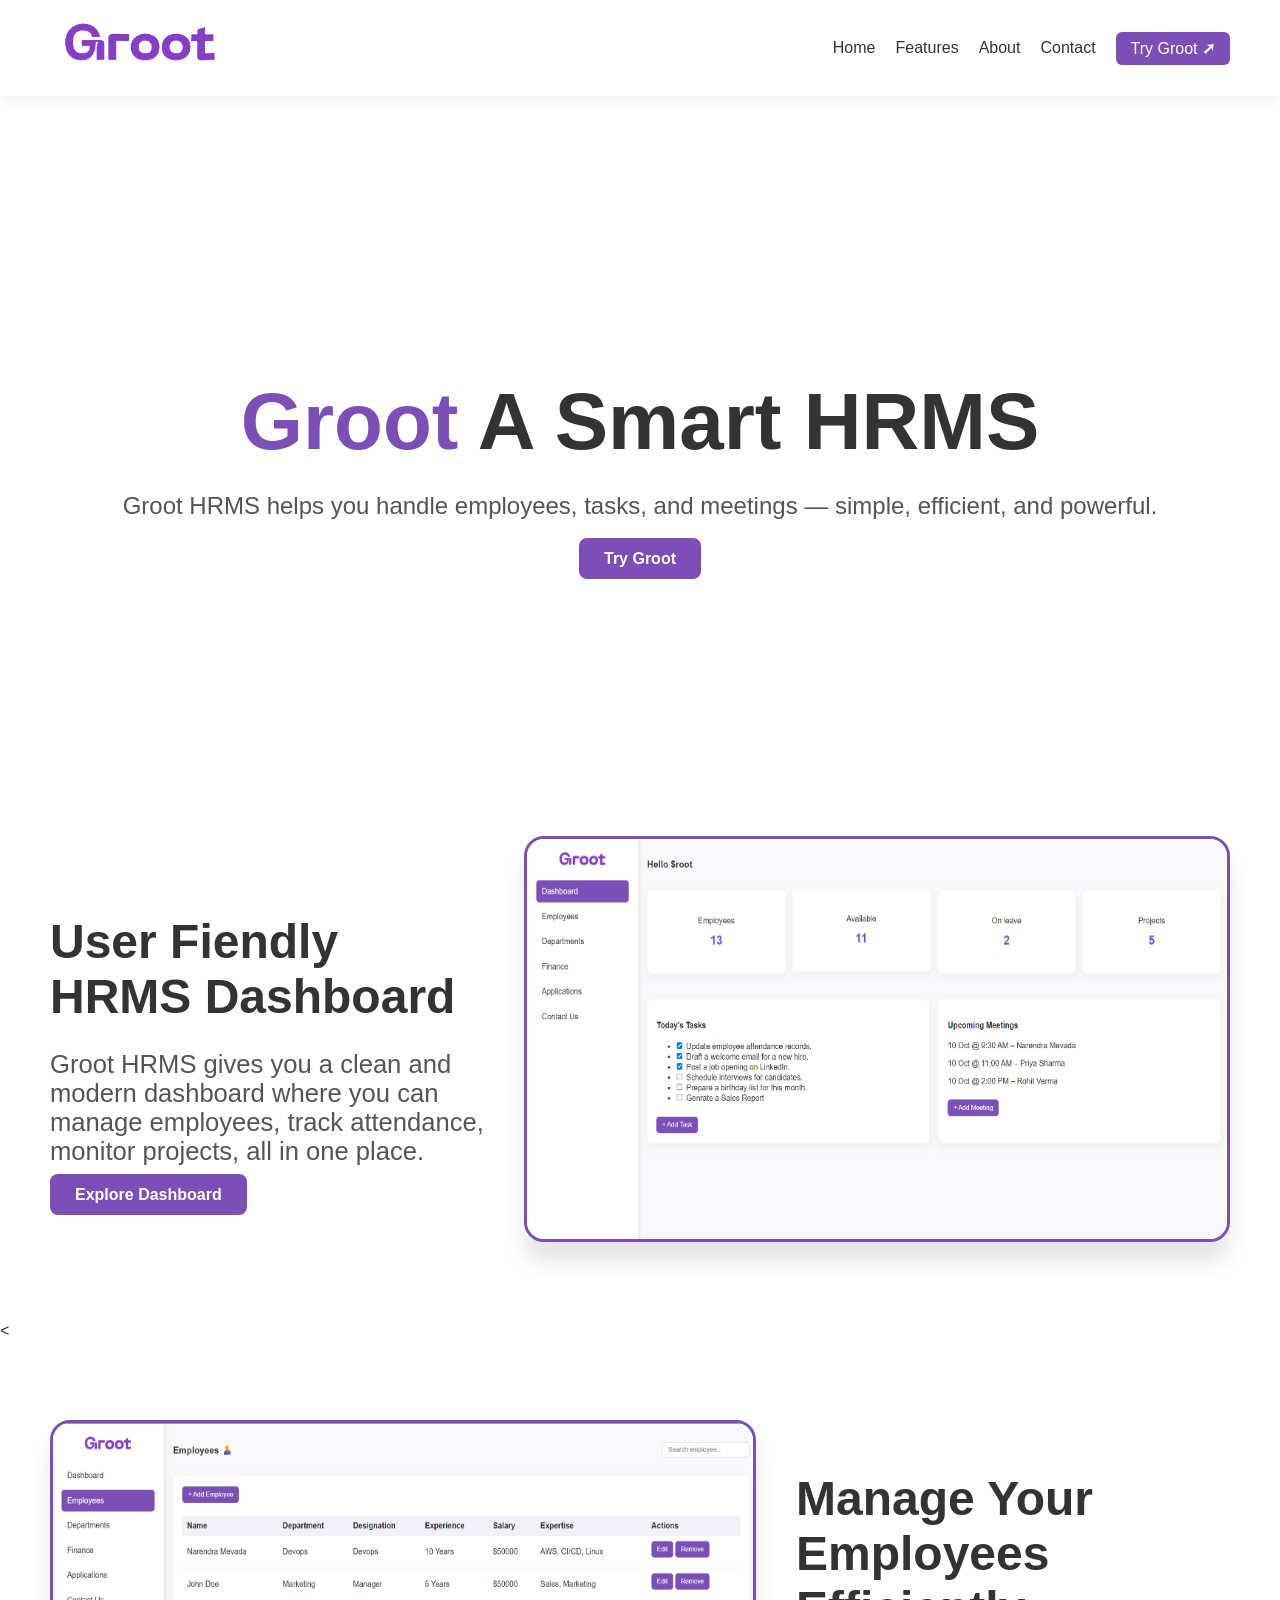
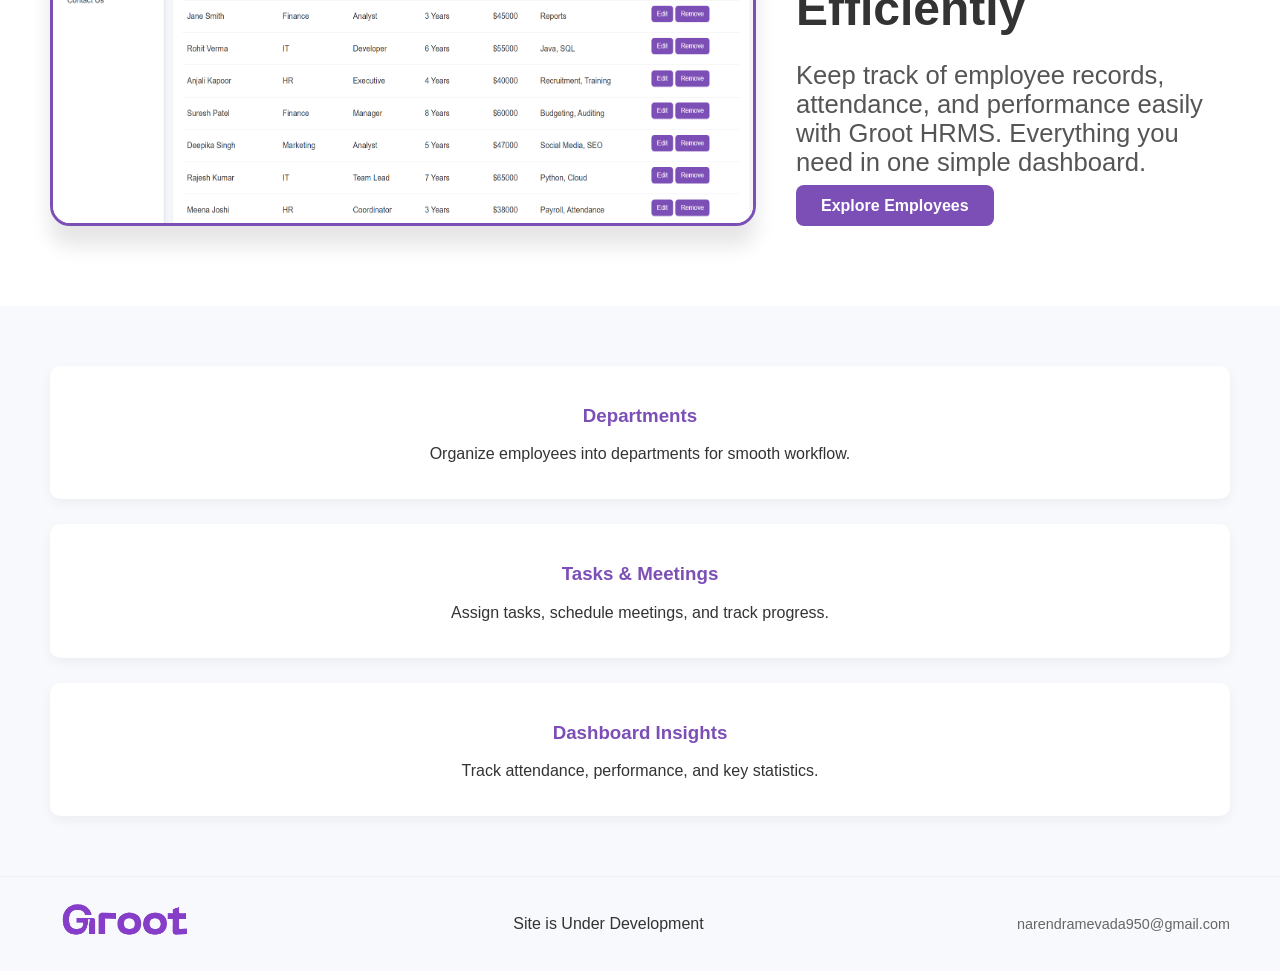
<file: index.html>
<!DOCTYPE html>
<html lang="en">
<head>
  <meta charset="UTF-8">
  <meta name="viewport" content="width=device-width, initial-scale=1.0">
  <title>Groot – HRMS</title>
  <link rel="stylesheet" href="landing.css">
</head>
<body>
  <!-- Header -->
  <header class="navbar">
    <div class="logo"><a href="index.html" style="text-decoration: none; color: inherit;"><img src="logo.png" alt="Groot"></a></div>
    <nav>
      <ul>
        <li><a href="index.html">Home</a></li>
        <li><a href="#dashboard-preview">Features</a></li>
        <li><a href="#">About</a></li>
        <li><a href="#">Contact</a></li>
        <li><a href="dashboard.html" class="try-btn">Try Groot <b>➚</b></a></li>
      </ul>
    </nav>
  </header>

  <!-- Hero Section -->
  <section class="hero">
    <h1><span class="highlight">Groot</span> A Smart HRMS</h1>
    <p>Groot HRMS helps you handle employees, tasks, and meetings — simple, efficient, and powerful.</p>
    <a href="dashboard.html" class="cta-btn">Try Groot</a>
  </section>
<!-- Dashboard Preview Section -->
  <section class="dashboard-preview" id="dashboard-preview" >
    <div class="preview-text" >
      <h2 >User Fiendly HRMS Dashboard</h2>
      <p>
        Groot HRMS gives you a clean and modern dashboard where you can 
        manage employees, track attendance, monitor projects, all in one place.
      </p>
      <a href="dashboard.html" class="cta-btn">Explore Dashboard</a>
    </div>

    <aside class="preview-image" >
      <img src="dash.png" alt="Groot Dashboard" >
    </aside>
  </section>

<<section class="employee-preview">
  <div class="preview-image">
    <img src="employee.png" alt="Employee Section">
  </div>

  <div class="preview-text">
    <h2>Manage Your Employees Efficiently</h2>
    <p>
      Keep track of employee records, attendance, and performance easily 
      with Groot HRMS. Everything you need in one simple dashboard.
    </p>
    <a href="employee.html" class="cta-btn">Explore Employees</a>
  </div>
</section>


  
  <!-- Features Section -->
  <section class="features" id ="features">
    
    <div class="feature">
      <h3>Departments</h3>
      <p>Organize employees into departments for smooth workflow.</p>
    </div>
    <div class="feature">
      <h3>Tasks & Meetings</h3>
      <p>Assign tasks, schedule meetings, and track progress.</p>
    </div>
    <div class="feature">
      <h3>Dashboard Insights</h3>
      <p>Track attendance, performance, and key statistics.</p>
    </div>
  </section>
  <!-- Footer -->
  <!-- Footer -->
<footer class="site-footer">
  <div class="footer-container">
    <!-- Left: Logo -->
    <div class="footer-logo">
      <img src="logo.png" alt="Groot Logo">
    </div>

    <!-- Middle: Links -->
    <ul class="footer-links">
      Site is Under Development
    </ul>

    <!-- Right: Copyright -->
    <div class="footer-copy">
<a href="mailto:narendramevada950@gmail.com" style="text-decoration: none; color: inherit;">narendramevada950@gmail.com</a>
     </div>
  </div>
</footer>

</body>
</html>
</file>
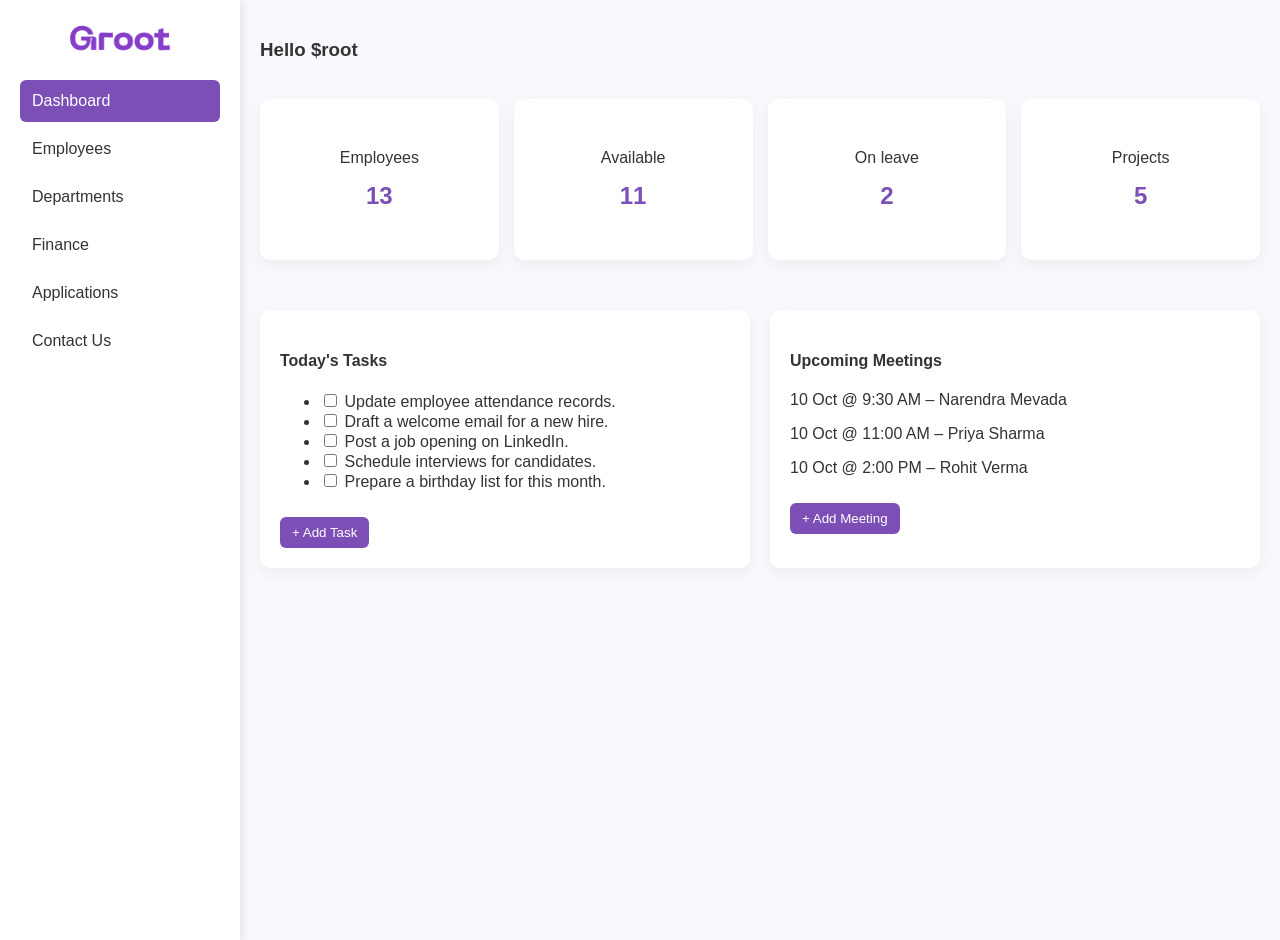
<file: dashboard.html>
<!DOCTYPE html>
<html lang="en">
<head>
  <meta charset="UTF-8">
  <meta name="viewport" content="width=device-width, initial-scale=1.0">
  <title>Groot – HRMS Dashboard</title>
  <link rel="stylesheet" href="style.css">
</head>
<body>
  <div class="dashboard">

    <!-- Sidebar -->
    <aside class="sidebar">
  <div class="logo">
    <a href="index.html" style="text-decoration: none; color: inherit;"><img src="logo.png" alt="Groot"></a>
  </div>
      <ul>
       <a href="dashboard.html"style="text-decoration: none; color: inherit;"> <li class="active">Dashboard</li></a>
      <a href="employee.html" style="text-decoration: none; color: inherit;"><li>Employees</li></a>
        <a href="department.html"style="text-decoration: none; color: inherit;"><li>Departments</li></a>
        <a href="finance.html"style="text-decoration: none; color: inherit;"><li>Finance</li></a>
       <a href="applications.html"style="text-decoration: none; color: inherit;"> <li>Applications</li></a>
        <a href="contact.html"style="text-decoration: none; color: inherit;"> <li>Contact Us</li></a>
      </ul>
    </aside>

    <!-- Main -->
    <main class="main">
      <!-- Topbar -->
      <header class="topbar">
        <h3>Hello $root </h3>
       
      </header>

      <!-- Stats -->
      <section class="cards">
        <div class="card">Employees <span>13</span></div>
        <div class="card">Available <span>11</span></div>
        <div class="card">On leave <span>2</span></div>
        <div class="card">Projects <span>5</span></div>
      </section>

      <!-- Content -->
      <section class="content">
        <div class="box task-box">
          <h4>Today's Tasks</h4>
          <ul>
<li>
<label><input type="checkbox"> <span>Update employee attendance records.</span></label>
<br>
</li>
<li>
<label><input type="checkbox"> <span>Draft a welcome email for a new hire.</span></label>
<br></li>
<li><label><input type="checkbox"> <span>Post a job opening on LinkedIn.</span></label>
<br></li>
<label><li><input type="checkbox"> <span>Schedule interviews for candidates.</span></label>
<br></li><li>
<label><input type="checkbox"> <span>Prepare a birthday list for this month.</span></label>
</li>
          </ul>
          <button class="add-btn">+ Add Task</button>
        </div>

        <div class="box meeting-box">
          <h4>Upcoming Meetings</h4>
<p>10 Oct @ 9:30 AM – Narendra Mevada</p>
<p>10 Oct @ 11:00 AM – Priya Sharma
</p>
<p>10 Oct @ 2:00 PM – Rohit Verma
</p>







          <button class="add-btn">+ Add Meeting</button>
        </div>
      </section>
    </main>
  </div>

  <script src="dasbord.js"></script>
</body>
</html>
</file>
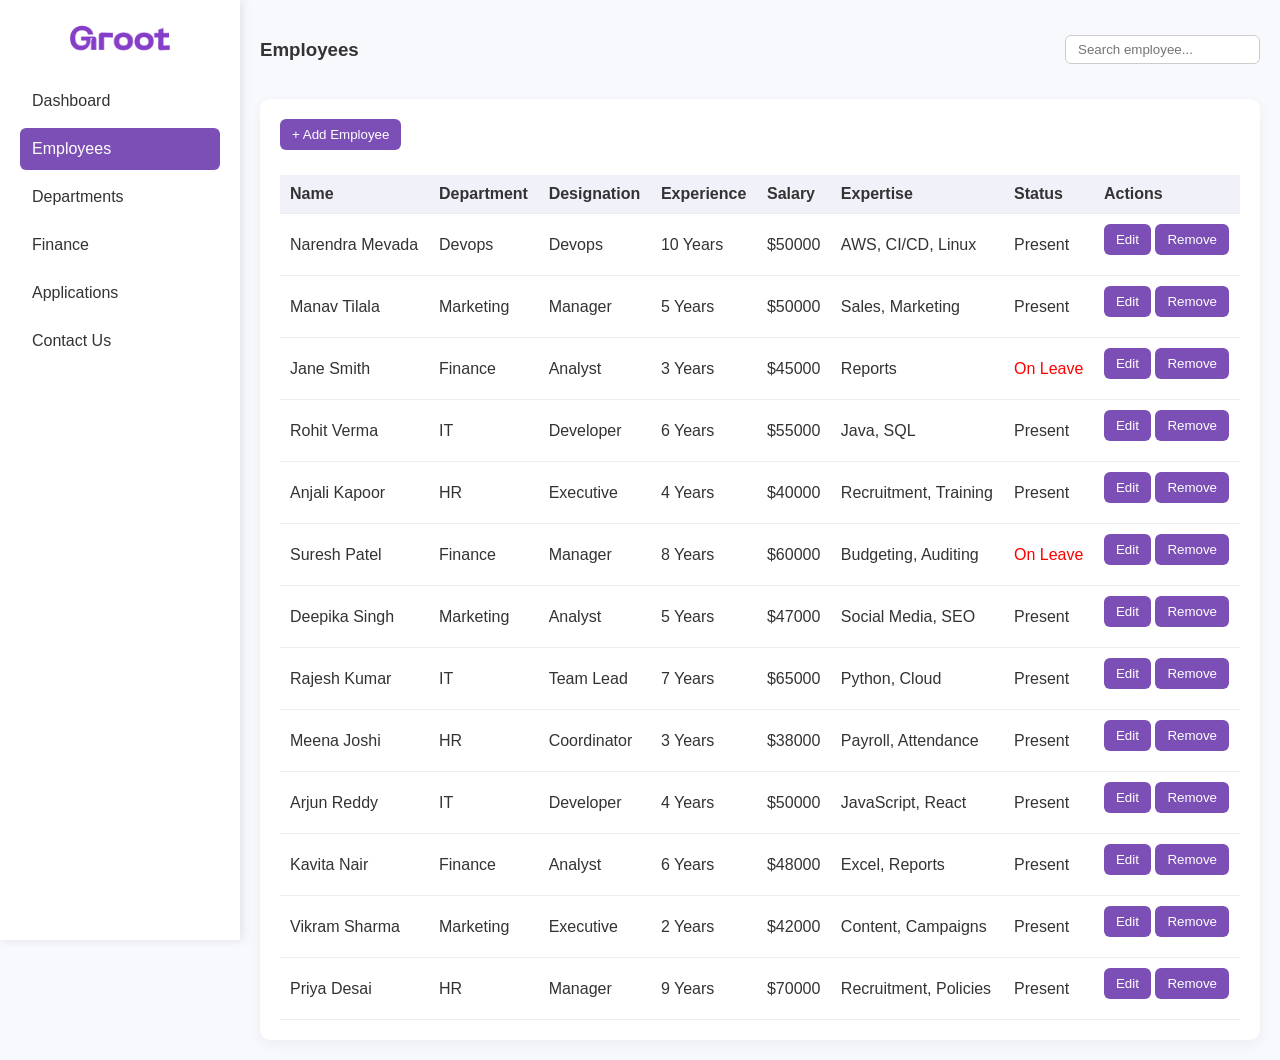
<file: employee.html>
<!DOCTYPE html>
<html lang="en">
<head>
  <meta charset="UTF-8">
  <meta name="viewport" content="width=device-width, initial-scale=1.0">
  <title>Groot – Employees</title>
  <link rel="stylesheet" href="employee.css">
</head>
<body>
  <div class="dashboard">

    <!-- Sidebar -->
    <aside class="sidebar">
  <div class="logo">
    <a href="index.html" style="text-decoration: none; color: inherit;"><img src="logo.png" alt="Groot"></a>
  </div>
            <ul>
       <a href="dashboard.html"style="text-decoration: none; color: inherit;"> <li >Dashboard</li></a>
      <a href="employee.html" style="text-decoration: none; color: inherit;"><li class="active">Employees</li></a>
        <a href="department.html"style="text-decoration: none; color: inherit;"><li>Departments</li></a>
        <a href="finance.html"style="text-decoration: none; color: inherit;"><li>Finance</li></a>
       <a href="applications.html"style="text-decoration: none; color: inherit;"> <li>Applications</li></a>
        <a href="contact.html"style="text-decoration: none; color: inherit;"> <li>Contact Us</li></a>
      </ul>
    </aside>

    <!-- Main -->
    <main class="main">
      <!-- Topbar -->
      <header class="topbar">
        <h3>Employees </h3>
        <input type="text" id="search" placeholder="Search employee...">
      </header>

      <!-- Employee Section -->
      <section class="employee-section">
        <button id="addEmployeeBtn" class="add-btn">+ Add Employee</button>
        <table id="employeeTable">
  <thead>
    <tr>
      <th>Name</th>
      <th>Department</th>
      <th>Designation</th>
      <th>Experience</th>
      <th>Salary</th>
      <th>Expertise</th>
      <th>Status</th>
      <th>Actions</th>
    </tr>
  </thead>
  <tbody>
    <tr>
      <td>Narendra Mevada</td>
      <td>Devops</td>
      <td>Devops</td>
      <td>10 Years</td>
      <td>$50000</td>
      <td>AWS, CI/CD, Linux</td>
      <td>Present</td>
      <td>
        <button class="edit">Edit</button>
        <button class="remove">Remove</button>
      </td>
    </tr>
    <tr>
      <td>Manav Tilala</td>
      <td>Marketing</td>
      <td>Manager</td>
      <td>5 Years</td>
      <td>$50000</td>
      <td>Sales, Marketing</td>
            <td>Present</td>

      <td>
        <button class="edit">Edit</button>
        <button class="remove">Remove</button>
      </td>
    </tr>
    <tr>
      <td>Jane Smith</td>
      <td>Finance</td>
      <td>Analyst</td>
      <td>3 Years</td>
      <td>$45000</td>
      <td>Reports</td>
            <td style="color: red;">On Leave</td>

      <td>
        <button class="edit">Edit</button>
        <button class="remove">Remove</button>
      </td>
    </tr>
    <tr>
  <td>Rohit Verma</td>
  <td>IT</td>
  <td>Developer</td>
  <td>6 Years</td>
  <td>$55000</td>
  <td>Java, SQL</td>
        <td>Present</td>

  <td>
    <button class="edit">Edit</button>
    <button class="remove">Remove</button>
  </td>
</tr>
<tr>
  <td>Anjali Kapoor</td>
  <td>HR</td>
  <td>Executive</td>
  <td>4 Years</td>
  <td>$40000</td>
  <td>Recruitment, Training</td>
        <td>Present</td>

  <td>
    <button class="edit">Edit</button>
    <button class="remove">Remove</button>
  </td>
</tr>
<tr>
  <td>Suresh Patel</td>
  <td>Finance</td>
  <td>Manager</td>
  <td>8 Years</td>
  <td>$60000</td>
  <td>Budgeting, Auditing</td>
            <td style="color: red;">On Leave</td>

  <td>
    <button class="edit">Edit</button>
    <button class="remove">Remove</button>
  </td>
</tr>
<tr>
  <td>Deepika Singh</td>
  <td>Marketing</td>
  <td>Analyst</td>
  <td>5 Years</td>
  <td>$47000</td>
  <td>Social Media, SEO</td>
        <td>Present</td>

  <td>
    <button class="edit">Edit</button>
    <button class="remove">Remove</button>
  </td>
</tr>
<tr>
  <td>Rajesh Kumar</td>
  <td>IT</td>
  <td>Team Lead</td>
  <td>7 Years</td>
  <td>$65000</td>
  <td>Python, Cloud</td>
        <td>Present</td>

  <td>
    <button class="edit">Edit</button>
    <button class="remove">Remove</button>
  </td>
</tr>
<tr>
  <td>Meena Joshi</td>
  <td>HR</td>
  <td>Coordinator</td>
  <td>3 Years</td>
  <td>$38000</td>
  <td>Payroll, Attendance</td>
        <td>Present</td>

  <td>
    <button class="edit">Edit</button>
    <button class="remove">Remove</button>
  </td>
</tr>
<tr>
  <td>Arjun Reddy</td>
  <td>IT</td>
  <td>Developer</td>
  <td>4 Years</td>
  <td>$50000</td>
  <td>JavaScript, React</td>
        <td>Present</td>

  <td>
    <button class="edit">Edit</button>
    <button class="remove">Remove</button>
  </td>
</tr>
<tr>
  <td>Kavita Nair</td>
  <td>Finance</td>
  <td>Analyst</td>
  <td>6 Years</td>
  <td>$48000</td>
  <td>Excel, Reports</td>
        <td>Present</td>

  <td>
    <button class="edit">Edit</button>
    <button class="remove">Remove</button>
  </td>
</tr>
<tr>
  <td>Vikram Sharma</td>
  <td>Marketing</td>
  <td>Executive</td>
  <td>2 Years</td>
  <td>$42000</td>
  <td>Content, Campaigns</td>
        <td>Present</td>

  <td>
    <button class="edit">Edit</button>
    <button class="remove">Remove</button>
  </td>
</tr>
<tr>
  <td>Priya Desai</td>
  <td>HR</td>
  <td>Manager</td>
  <td>9 Years</td>
  <td>$70000</td>
  <td>Recruitment, Policies</td>
        <td>Present</td>

  <td>
    <button class="edit">Edit</button>
    <button class="remove">Remove</button>
  </td>
</tr>

  </tbody>


        </table>
      </section>
    </main>
  </div>

  <script src="employee.js"></script>
</body>
</html>
</file>
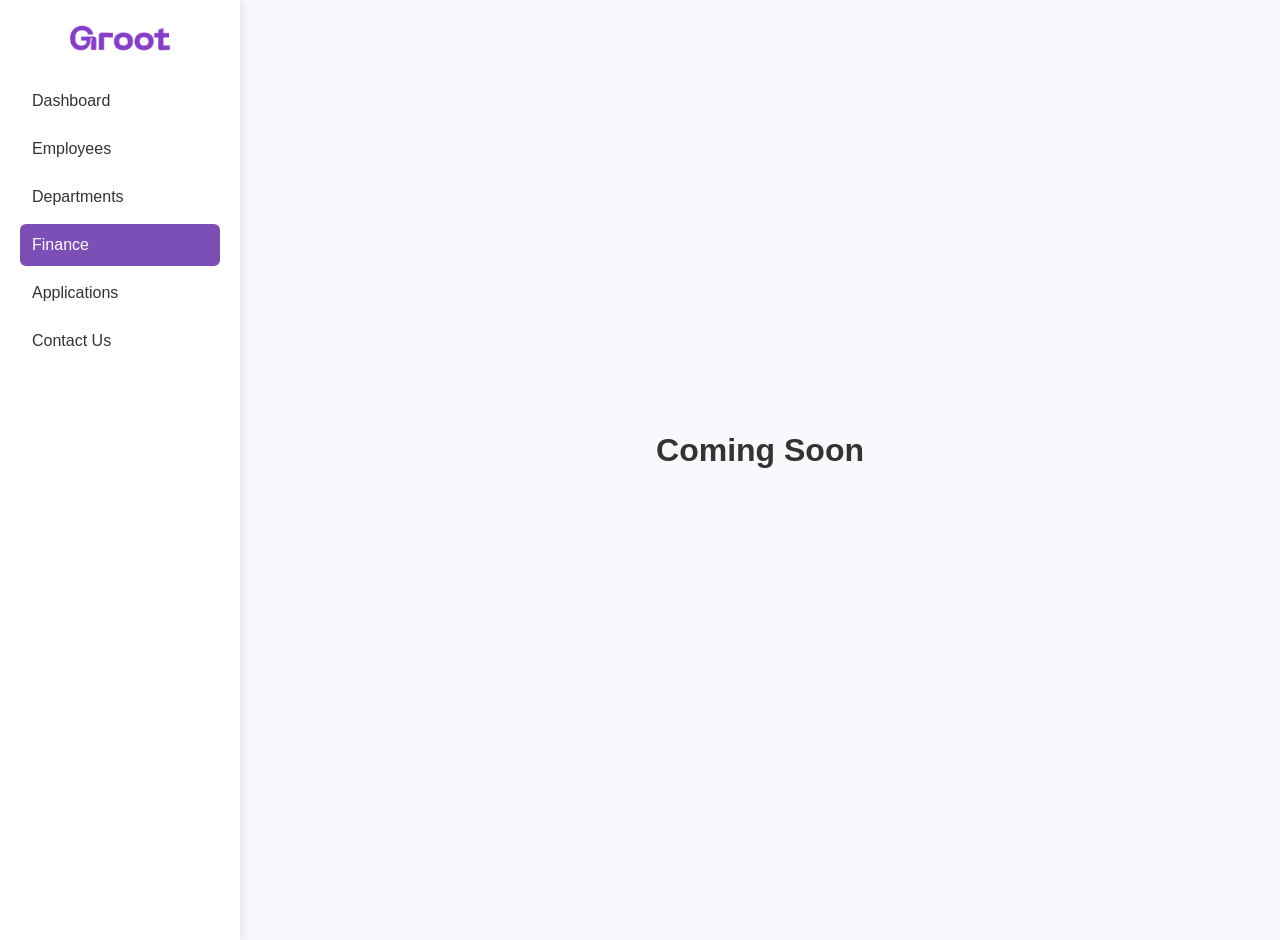
<file: finance.html>
<!DOCTYPE html>
<html lang="en">
<head>
  <meta charset="UTF-8">
  <meta name="viewport" content="width=device-width, initial-scale=1.0">
  <title>Groot – Employees</title>
  <link rel="stylesheet" href="department.css">

</html>
</head>
<body>
  <div class="dashboard">
    <!-- Sidebar -->
    <aside class="sidebar">
  <div class="logo">
    <a href="index.html" style="text-decoration: none; color: inherit;"><img src="logo.png" alt="Groot"></a>
  </div>
            <ul>
       <a href="dashboard.html"style="text-decoration: none; color: inherit;"> <li >Dashboard</li></a>
      <a href="employee.html" style="text-decoration: none; color: inherit;"><li>Employees</li></a>
        <a href="department.html"style="text-decoration: none; color: inherit;"><li>Departments</li></a>
        <a href="finance.html"style="text-decoration: none; color: inherit;"><li class="active"s>Finance</li></a>
       <a href="applications.html"style="text-decoration: none; color: inherit;"> <li>Applications</li></a>
       <a href="contact.html"style="text-decoration: none; color: inherit;"> <li>Contact Us</li></a>
      </ul>
    </aside>

    <!-- Coming Soon -->
    <div class="coming-soon-container">
      <h1 class="coming-soon">Coming Soon</h1>
    </div>
  </div>
<!-- ...existing code... -->

</body>
</html>
</html>
</file>
<file: landing.css>
/* General */
body {
  margin: 0;
  font-family: 'Segoe UI', Arial, sans-serif;
  background: #fff;
  color: #333;
}

/* Navbar */
.navbar {
  display: flex;
  justify-content: space-between;
  align-items: center;
  padding: 15px 50px;
  background: #fff;
  box-shadow: 0 5px 10px rgba(0,0,0,0.05);
  position: sticky;
  top: 0;
  z-index: 1000;
}

.logo {
  font-size: 1.5em;
  font-weight: bold;
  color: #7c4fb6;
}

.navbar ul {
  list-style: none;
  display: flex;
  gap: 20px;
  margin: 0;
  padding: 0;
}

.navbar ul li a {
  text-decoration: none;
  color: #333;
  font-weight: 500;
  transition: 0.3s;
}

.navbar ul li a:hover {
  color: #542b88;
}

.try-btn {
  background: #7c4fb6;
  color: #fff !important;
  padding: 8px 15px;
  border-radius: 6px;
  transition: 0.3s;
}

.try-btn:hover {
  background: #542b88;
}

/* Hero */
.hero {
  text-align: center;
  padding: 80px 20px;
height: 500px;
width: auto;
  margin: auto;
}

.hero h1 {

  margin-top: 2.5em;
  font-size: 5em;
  margin-bottom: 20px;
}

.hero p {
  font-size: 1.5em;
  color: #555;
  margin-bottom: 30px;
}

.cta-btn {
  background: #7c4fb6;
  color: #fff;
  padding: 12px 25px;
  border-radius: 8px;
  text-decoration: none;
  font-weight: 600;
  transition: 0.3s;
}

.cta-btn:hover {
  background: #542b88;
}
.highlight {
  color: #7c4fb6;
}
/* Features */
.features {
  display: grid;
  /* grid-template-columns: repeat(auto-fit, minmax(220px, 1fr)); */
  gap: 25px;
  padding: 60px 50px;
  background: #f8f9fc;
}
.features h3{
    color:#7c4fb6;
}
.feature {
  background: #fff;
  padding: 20px;
  border-radius: 10px;
  box-shadow: 0 4px 12px rgba(0,0,0,0.05);
  text-align: center;
  transition: 0.3s;
}

.feature:hover {
  transform: translateY(-5px);
}
/* Dashboard Preview Section */
.dashboard-preview {
  display: flex;
  align-items: center;
  justify-content: space-between;
  padding: 80px 50px;
  gap: 40px;
  max-width: 1200px;
  margin: auto;
}

.preview-text {
  flex: 1;
}

.preview-text h2 {
  font-size: 3em;
  margin-bottom: 10px;
  color: #333;
}

.preview-text p {
  font-size: 1.6em;
  color: #555;
  margin-bottom: 20px;
}
.logo img {
  height: 60px;   /* adjust as needed */
  width: auto;    /* keeps aspect ratio */
}


.preview-image {
  flex: 1;
  display: flex;
  justify-content: center;
}
.section-banner {
  position: relative;       /* Needed to position heading */
  width: 80%;               /* Make it wide but not full screen */
  max-width: 1200px;        /* Optional: limit max width */
  margin: 40px auto;        /* Center the section horizontally with spacing */
  border-radius: 50px;      /* Curved borders */
 /* // overflow: hidden;         Make image fit the curve */
}

.section-banner img {
  width: 100%;              /* Image fills the container width */
  height: 100%;     
  border: 1px solid #7c4fb6;  
  box-shadow: 0 2px 20px rgb(49, 47, 47);     /* Set height as desired for section look */
  object-fit: cover;        /* Ensures image covers area without stretching */
  filter: blur(1px);        /* Remove blur if needed */
  display: block;
}

.banner-heading {
  position: absolute;      /* Place it over the image */
  top: 50%;                /* Move it 50% from top */
  left: 50%;               /* Move it 50% from left */
  transform: translate(-50%, -50%); /* Center both horizontally & vertically */
  color: rgb(0, 0, 0);
  font-size: 36px;
  text-align: center;
  text-shadow: 2px 2px 6px rgba(0,0,0,0.7);
}

.preview-image img {
  width: 700px;

  height: 400px;
  border-radius: 20px; /* curved edges */
  box-shadow: 0px 20px 20px rgba(0, 0, 0, 0.1); /* subtle shadow */
  border: 3px solid #7c4fb6; /* light border for card effect */
  transition: 0.3s;
}

.preview-image img:hover {
  transform: translateY(-5px);
  box-shadow: 0 12px 30px rgba(0, 0, 0, 0.15);
}



.employee-preview {
  display: flex;              /* Makes children side by side */
  align-items: center;        /* Vertical alignment */
  justify-content: space-between;
  padding: 80px 50px;
  gap: 40px;                  /* Space between image and text */
  max-width: 1200px;
  margin: auto;
  flex-wrap: wrap;            /* Allows responsive stacking on smaller screens */
}

.employee-preview .preview-image,
.employee-preview .preview-text {
  flex: 1;                    /* Each takes up equal space */
}

.employee-preview .preview-image img {
  width: 700px;

  height: 400px;
  border-radius: 20px; /* curved edges */
  box-shadow: 0px 20px 20px rgba(0, 0, 0, 0.1); /* subtle shadow */
  border: 3px solid #7c4fb6; /* light border for card effect */
  transition: 0.3s;
}
.employee-preview .preview-text h2 {
  font-size: 3em;
  margin-bottom: 10px;
  color: #333;
}

.employee-preview .preview-text p {
  font-size: 1.6em;
  color: #555;
  margin-bottom: 20px;
}

/* Footer */
.site-footer {
  background: #f8f9fc;
  padding: 20px 50px;
  border-top: 1px solid #eee;
}

.footer-container {
  display: flex;
  align-items: center;
  justify-content: space-between;
  max-width: 1200px;
  margin: auto;
  flex-wrap: wrap; /* responsive for small screens */
}

.footer-logo img {
  height: 50px;
  width: auto;
}

.footer-links {
  list-style: none;
  display: flex;
  gap: 20px;
  margin: 0;
  padding: 0;
}

.footer-links li a {
  text-decoration: none;
  color: #333;
  font-weight: 500;
  transition: 0.3s;
}

.footer-links li a:hover {
  color: #7c4fb6;
}

.footer-copy {
  font-size: 0.9em;
  color: #666;
}
</file>
<file: style.css>
/* General */
body {
  margin: 0;
  font-family: Arial, sans-serif;
  background: #f8f9fc;
  color: #333;
  transition: 0.3s ease;
}

/* Layout */
.dashboard {
  display: flex;
}

/* Sidebar */
.sidebar {
  width: 200px;
  background: #fff;
  height: 100vh;
  padding: 20px;
  box-shadow: 2px 0 10px rgba(0,0,0,0.1);
}

.sidebar h2 {
  color: #7c4fb6;
  text-align: center;
}

.sidebar ul {
  list-style: none;
  padding: 0;
}

.sidebar ul li {
  padding: 12px;
  cursor: pointer;
  border-radius: 6px;
  margin: 6px 0;
  transition: 0.3s;
}

.sidebar ul li:hover,
.sidebar ul li.active {
  background: #7c4fb6;
  color: #fff;
}

.toggle-mode {
  margin-top: 20px;
  width: 100%;
  padding: 8px;
  border: none;
  background: #eee;
  border-radius: 6px;
  cursor: pointer;
}

/* Main */
.main {
  flex: 1;
  padding: 20px;
}

/* Topbar */
.topbar {
  display: flex;
  justify-content: space-between;
  align-items: center;
  margin-bottom: 20px;
}

.topbar input {
  padding: 6px 12px;
  border: 2px solid #ccc;
  border-radius: 6px;
}

/* Cards */
.cards {
  display: grid;
  grid-template-columns: repeat(4, 1fr);
  gap: 15px;
  margin-bottom: 50px;
}

.card {
  background: #fff;
  padding: 50px;
  border-radius: 10px;
  box-shadow: 0 5px 15px rgba(0,0,0,0.05);
  text-align: center;
  transition: transform 0.3s;
}

.card span {
  display: block;
  margin-top:15px;
  font-size: 1.5em;
  color: #7c4fb6;
  font-weight: bold;
}

.card:hover {
  transform: translateY(-5px);
}

/* Content Boxes */
.content {
  display: flex;
  gap: 20px;
}
/* Sidebar Logo */
.sidebar .logo img {
  width: 120px;   /* adjust size */
  height: auto;
  display: block;
  margin: 0 auto 20px; /* center + bottom space */
}
.box {
  flex: 1;
  background: #fff;
  padding: 20px;
  border-radius: 10px;
  box-shadow: 0 5px 15px rgba(0,0,0,0.05);
}

.add-btn {
  margin-top: 10px;
  padding: 8px 12px;
  border: none;
  background: #7c4fb6;
  color: #fff;
  border-radius: 6px;
  cursor: pointer;
  transition: 0.3s;
}

.add-btn:hover {
  background: #4e2d79;
}
</file>
<file: employee.css>
/* General */
body {
  margin: 0;
  font-family: Arial, sans-serif;
  background: #f8f9fc;
  color: #333;
  transition: 0.3s ease;
}

/* Layout */
.dashboard {
  display: flex;
}

/* Sidebar */
.sidebar {
  width: 200px;
  background: #fff;
  height: 100vh;
  padding: 20px;
  box-shadow: 2px 0 10px rgba(0,0,0,0.1);
}
.sidebar .logo img {
  width: 120px;   /* adjust size */
  height: auto;
  display: block;
  margin: 0 auto 20px; /* center + bottom space */
}
.sidebar h2 {
  color: #7c4fb6;
  text-align: center;
}

.sidebar ul {
  list-style: none;
  padding: 0;
}

.sidebar ul li {
  padding: 12px;
  cursor: pointer;
  border-radius: 6px;
  margin: 6px 0;
  transition: 0.3s;
}

.sidebar ul li:hover,
.sidebar ul li.active {
  background: #7c4fb6;
  color: #fff;
}

.toggle-mode {
  margin-top: 20px;
  width: 100%;
  padding: 8px;
  border: none;
  background: #eee;
  border-radius: 6px;
  cursor: pointer;
}

/* Main */
.main {
  flex: 1;
  padding: 20px;
}

/* Topbar */
.topbar {
  display: flex;
  justify-content: space-between;
  align-items: center;
  margin-bottom: 20px;
}

.topbar input {
  padding: 6px 12px;
  border: 1px solid #ccc;
  border-radius: 6px;
}

/* Employee Section */
.employee-section {
  background: #fff;
  padding: 20px;
  border-radius: 10px;
  box-shadow: 0 5px 15px rgba(0,0,0,0.05);
}

table {
  width: 100%;
  border-collapse: collapse;
  margin-top: 15px;
}

th, td {
  padding: 10px;
  text-align: left;
  border-bottom: 1px solid #eee;
}

th {
  background: #f1f1f9;
}

.add-btn {
  margin-bottom: 10px;
  padding: 8px 12px;
  border: none;
  background: #7c4fb6;
  color: #fff;
  border-radius: 6px;
  cursor: pointer;
  transition: 0.3s;
}

.add-btn:hover {
  background: #4e2d79;
}

button.edit, button.remove {
   margin-bottom: 10px;
   width:auto;
  padding: 8px 12px;
  border: none;
  background: #7c4fb6;
  color: #fff;
  border-radius: 6px;
  cursor: pointer;
  transition: 0.3s;
}

button.remove {
  color: rgb(255, 255, 255);
}

/* Dark mode */
.dark {
  background: #1f1f2e;
  color: #eee;
}

.dark .sidebar {
  background: #2a2a3b;
}

.dark .employee-section {
  background: #2f2f44;
}
</file>
<file: department.css>
/* General */
body {
  margin: 0;
  font-family: Arial, sans-serif;
  background: #f8f9fc;
  color: #333;
  transition: 0.3s ease;
}

/* Layout */
.dashboard {
  display: flex;
}

/* Sidebar */
.sidebar {
  width: 200px;
  background: #fff;
  height: 100vh;
  padding: 20px;
  box-shadow: 2px 0 10px rgba(0,0,0,0.1);
}

.sidebar h2 {
  color: #7c4fb6;
  text-align: center;
}

.sidebar ul {
  list-style: none;
  padding: 0;
}

.sidebar ul li {
  padding: 12px;
  cursor: pointer;
  border-radius: 6px;
  margin: 6px 0;
  transition: 0.3s;
}

.sidebar ul li:hover,
.sidebar ul li.active {
  background: #7c4fb6;
  color: #fff;
}

.toggle-mode {
  margin-top: 20px;
  width: 100%;
  padding: 8px;
  border: none;
  background: #eee;
  border-radius: 6px;
  cursor: pointer;
}

/* Main */
.main {
  flex: 1;
  padding: 20px;
}

/* Topbar */
.topbar {
  display: flex;
  justify-content: space-between;
  align-items: center;
  margin-bottom: 20px;
}

.topbar input {
  padding: 6px 12px;
  border: 1px solid #ccc;
  border-radius: 6px;
}

/* Department Section */
.dept-section {
  background: #fff;
  padding: 20px;
  border-radius: 10px;
  box-shadow: 0 5px 15px rgba(0,0,0,0.05);
}

.dept {
  margin-bottom: 20px;
  border: 1px solid #eee;
  border-radius: 8px;
  padding: 15px;
}

.dept h4 {
  margin: 0 0 10px;
  color: #7c4fb6;
}

.employee-list {
  margin-left: 20px;
  list-style: circle;
}

button.edit, button.remove {
  border: none;
  background: none;
  cursor: pointer;
  margin-left: 5px;
}

.add-btn {
  margin-bottom: 15px;
  padding: 8px 12px;
  border: none;
  background: #7c4fb6;
  color: #fff;
  border-radius: 6px;
  cursor: pointer;
  transition: 0.3s;
}

.add-btn:hover {
  background: #4e2d79;
}

/* ...existing code... */
.sidebar .logo img {
  width: 120px;   /* adjust size */
  height: auto;
  display: block;
  margin: 0 auto 20px; /* center + bottom space */
}
.coming-soon-container {
  flex: 1;
  display: flex;
  justify-content: center;
  align-items: center;
  height: 100vh; /* ensures vertical centering */
}

.coming-soon {
  text-align: center;
}
</file>
